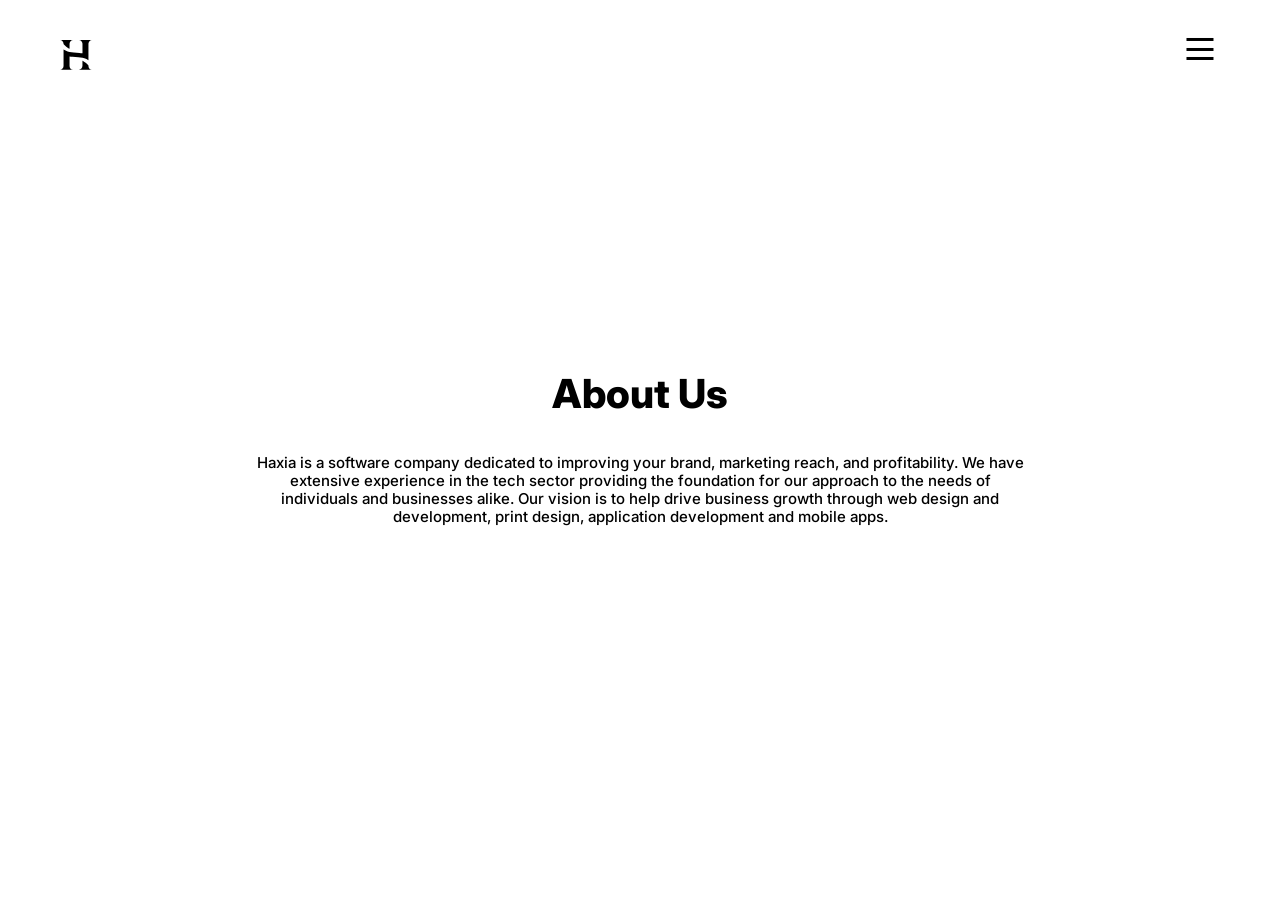
<file: about-us.html>
<!DOCTYPE html>
<html lang="en" dir="ltr">
<head>
  <meta charset="utf-8">
  <meta name="viewport" content="width=device-width, initial-scale=1">
  <title>Haxia</title>
  <link rel="stylesheet" href="styles/rest.css">
  <link rel="stylesheet" href="styles/main.css">
  <script src="https://cdnjs.cloudflare.com/ajax/libs/jquery/3.6.0/jquery.min.js" charset="utf-8"></script>
  <script src="js/script.js" charset="utf-8"></script>
</head>
<body>
  <header>

    <div class="nav-bar">
      <a href="./"><img src="assets/black-logo.svg" alt="" class="black-logo"></a>
      <div class="nav-container">
        <ul id="nav-button">
          <li></li>
          <li></li>
          <li></li>
        </ul>
      </div>
    </div>

    <input style="display: none;" type="checkbox" class="navigation_checkbox" id="nav-toggle-1">
    <input style="display: none;" type="checkbox" class="contact_checkbox" id="nav-toggle-2">
    <div id="menu_background" class="menu_background"></div>

    <div class="nav-content-wrapper">
      <div class="nav-center">
        <a class="effect-shine" href="/">Home</a>
        <a class="effect-shine" href="./#portfolio">Our Work</a>
        <a class="effect-shine" href="technologies.html">Technologies</a>
        <a class="effect-shine" href="contact-us.html">Contact Us</a>
        <a class="effect-shine" href="about-us.html">About Us</a>
      </div>

    </div>

    <div class="contact-content-wrapper">
      <div class="contact-1">
        Need our help? Shoot us a message.
      </div>
      <div class="contact-2">
        We are always looking for new ideas and exciting projects. </div>

      <div class="contact-form">

        <input type="text" name="name" placeholder="Full Name" id="name" class="form__field">
        <input type="text" name="email" placeholder="Email" id="email" class="form__field">
        <input type="text" name="country" placeholder="Country" id="country" class="form__field">
        <textarea name="message" placeholder="message" rows="1" cols="80" id="message" class="form__field form-message"></textarea>
        <div class="button-con">
          <button type="submit" name="button" id="form-button" class="form-button">Submit</button>
        </div>
      </div>

      <div class="info-con">
        <div class="info">
          Or email us at
          <a href="mailto:mail@haxia.co">contact@haxia.co</a>
        </div>

        <div class="info">
          <a href="tel:+971 58 503 7261">Instagram</a>
          -
          <a href="tel:+971 58 503 7261">Twitter</a>
        </div>
      </div>
    </div>

  </header>

  <section class="main-section about-us-section">
    <!-- <main> -->
      <div class="center">
        <h1 class="about-us-title">About Us</h1>
        <p class="about-us-article">Haxia is a software company dedicated to improving your brand, marketing reach, and profitability. We have extensive experience in the tech sector providing the foundation for our approach to the needs of individuals and businesses alike. Our vision is to help drive business growth through web design and development, print design, application development and mobile apps.</p>
      </div>
    <!-- </main> -->
  </section>
</body>

</html>
</file>
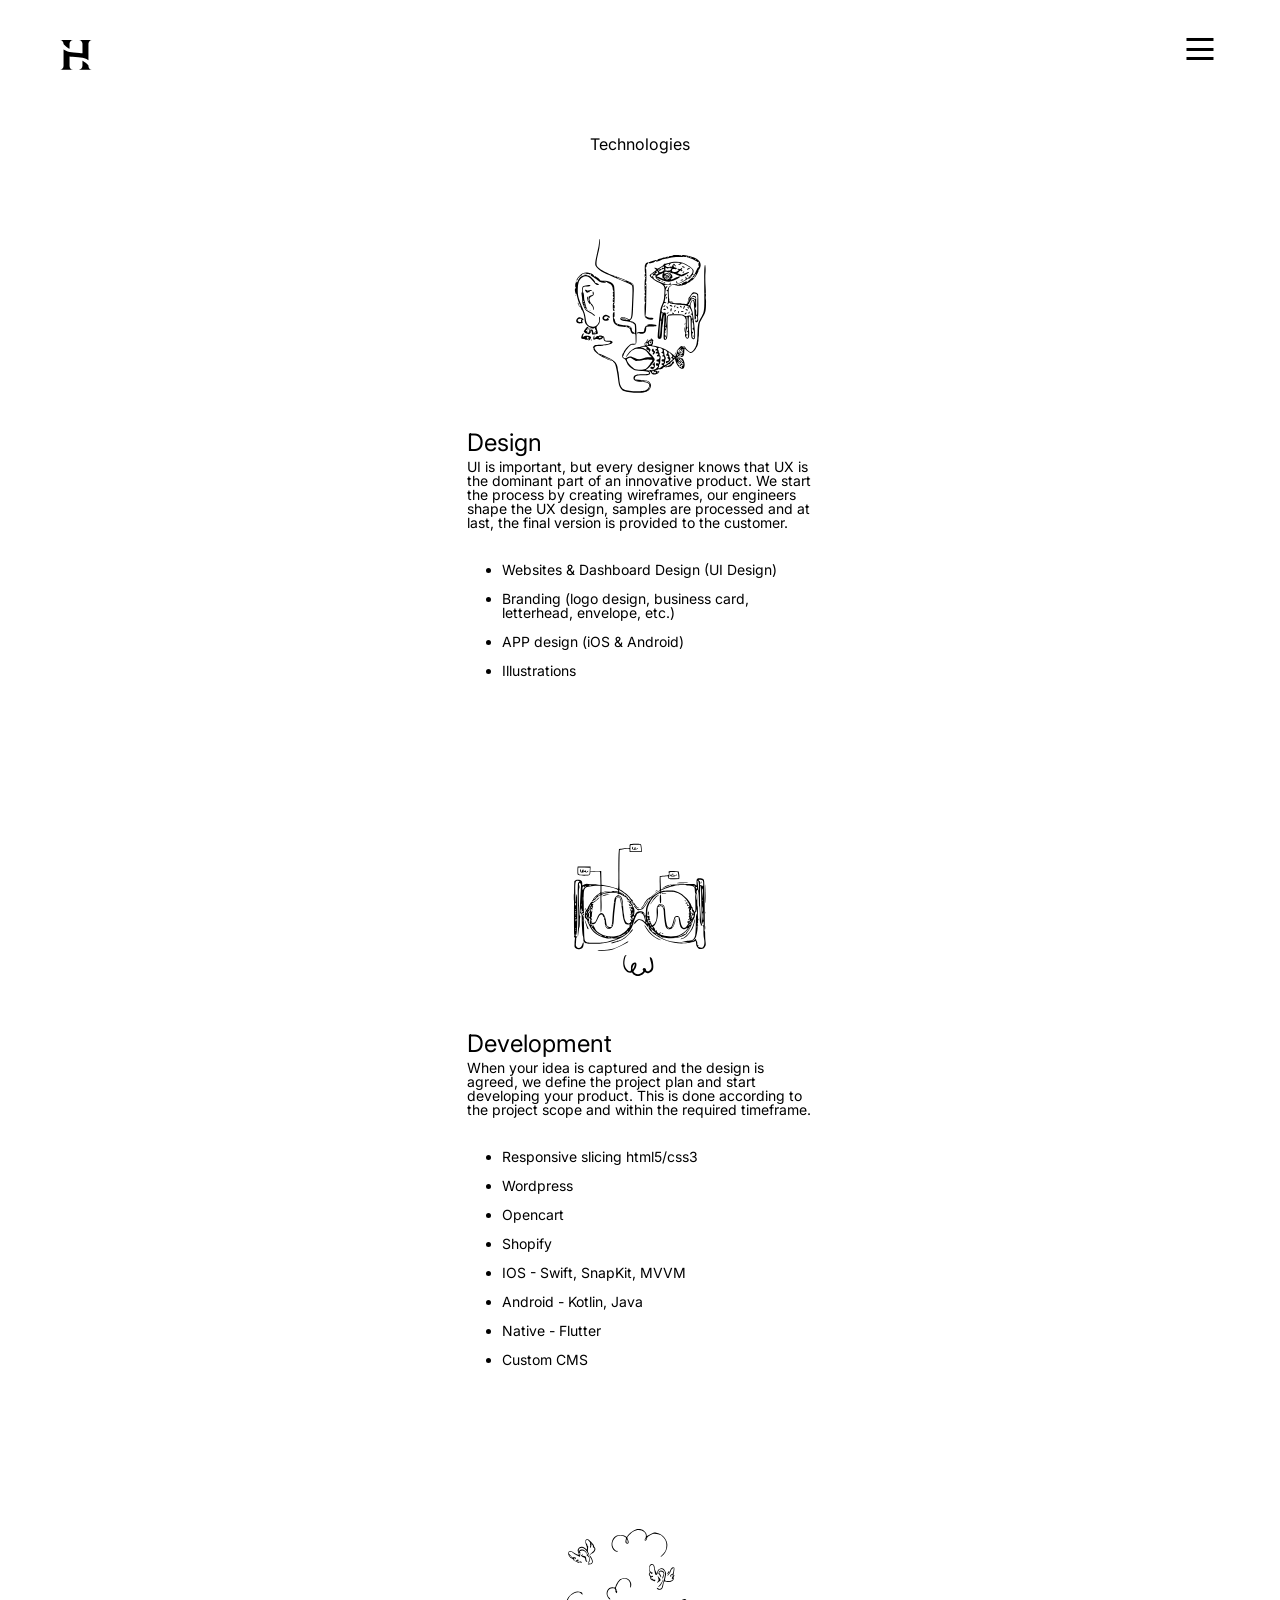
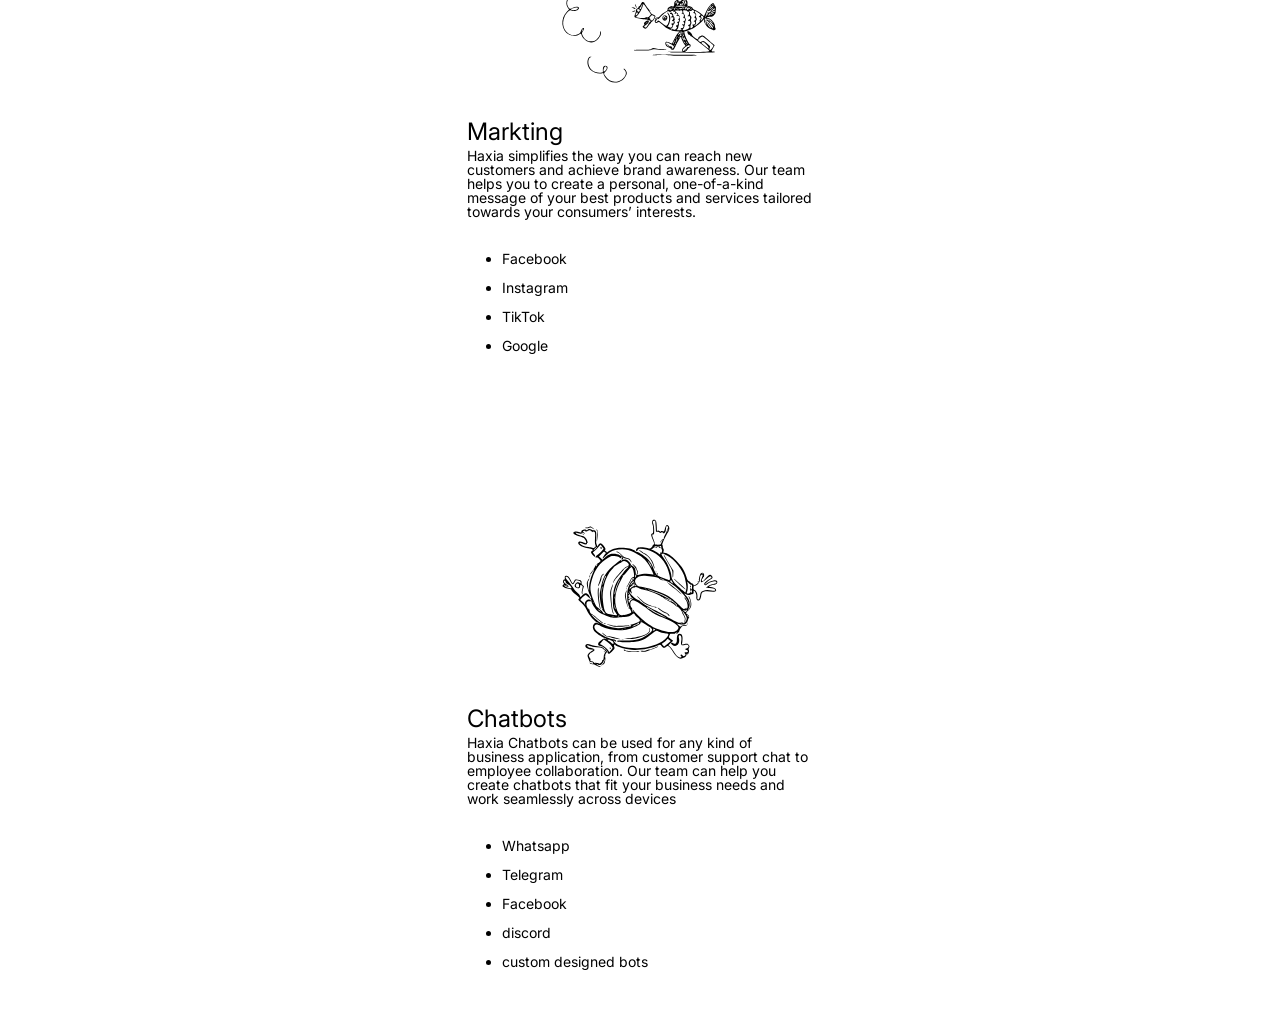
<file: technologies.html>
<!DOCTYPE html>
<html lang="en" dir="ltr">
<head>
  <meta charset="utf-8">
  <meta name="viewport" content="width=device-width, initial-scale=1">
  <title>Haxia</title>
  <link rel="stylesheet" href="styles/rest.css">
  <link rel="stylesheet" href="styles/main.css">
  <script src="https://cdnjs.cloudflare.com/ajax/libs/jquery/3.6.0/jquery.min.js" charset="utf-8"></script>
  <script src="js/script.js" charset="utf-8"></script>
</head>
<body>
  <header>
    <div class="nav-bar" style="background: white;">
      <a href="./"><img src="assets/black-logo.svg" alt="" class="black-logo"></a>
      <div class="nav-container">
        <ul id="nav-button">
          <li></li>
          <li></li>
          <li></li>
        </ul>
      </div>
    </div>

    <input style="display: none;" type="checkbox" class="navigation_checkbox" id="nav-toggle-1">
    <input style="display: none;" type="checkbox" class="contact_checkbox" id="nav-toggle-2">
    <div id="menu_background" class="menu_background"></div>

    <div class="nav-content-wrapper">
      <div class="nav-center">
        <a class="effect-shine" href="/">Home</a>
        <a class="effect-shine" href="./#portfolio">Our Work</a>
        <a class="effect-shine" href="technologies.html">Technologies</a>
        <a class="effect-shine" href="contact-us.html">Contact Us</a>
        <a class="effect-shine" href="about-us.html">About Us</a>
      </div>

    </div>

    <div class="contact-content-wrapper">
      <div class="contact-1">
        Need our help? Shoot us a message.
      </div>
      <div class="contact-2">
        We are always looking for new ideas and exciting projects. </div>

      <div class="contact-form">

        <input type="text" name="name" placeholder="Full Name" id="name" class="form__field">
        <input type="text" name="email" placeholder="Email" id="email" class="form__field">
        <input type="text" name="country" placeholder="Country" id="country" class="form__field">
        <textarea name="message" placeholder="message" rows="1" cols="80" id="message" class="form__field form-message"></textarea>
        <div class="button-con">
          <button type="submit" name="button" id="form-button" class="form-button">Submit</button>
        </div>
      </div>

      <div class="info-con">
        <div class="info">
          Or email us at
          <a href="mailto:mail@haxia.co">contact@haxia.co</a>
        </div>

        <div class="info">
          <a href="tel:+971 58 503 7261">Instagram</a>
          -
          <a href="tel:+971 58 503 7261">Twitter</a>
        </div>
      </div>
    </div>

  </header>
  <section class="tech-page-container">

    <h6>Technologies</h6>
    <div class="tech-container">
      <img src="assets/tech-1.svg" alt="" class="tech-images">
      <div class="tech-container-text">
        <h2 class="tech-titles">Design</h2>
        <p>UI is important, but every designer knows that UX is the dominant part of an innovative product. We start the process by creating wireframes, our engineers shape the UX design, samples are processed and at last, the final version is
          provided to the customer.</p>
        <ul>
          <li>Websites & Dashboard Design (UI Design)</li>
          <li>Branding (logo design, business card, letterhead, envelope, etc.)</li>
          <li>APP design (iOS & Android)</li>
          <li>Illustrations</li>
        </ul>
      </div>
    </div>

    <div style="margin-top: 60px; " class="tech-container">
      <img src="assets/tech-2.svg" alt="" class="tech-images">
      <div class="tech-container-text">
        <h2 class="tech-titles">Development</h2>
        <p>When your idea is captured and the design is agreed, we define the project plan and start developing your product. This is done according to the project scope and within the required timeframe.</p>
        <ul>
          <li>Responsive slicing html5/css3</li>
          <li>Wordpress</li>
          <li>Opencart</li>
          <li>Shopify</li>
          <li>IOS - Swift, SnapKit, MVVM</li>
          <li>Android - Kotlin, Java</li>
          <li>Native - Flutter</li>
          <li>Custom CMS</li>
        </ul>
      </div>
    </div>

    <div style="margin-top: 60px; " class="tech-container">
      <img src="assets/tech-4.svg" alt="" class="tech-images">
      <div class="tech-container-text">
        <h2 class="tech-titles">Markting</h2>
        <p>Haxia simplifies the way you can reach new customers and achieve brand awareness. Our team helps you to create a personal, one-of-a-kind message of your best products and services tailored towards your consumers’ interests.</p>
        <ul>
          <li>Facebook</li>
          <li>Instagram</li>
          <li>TikTok</li>
          <li>Google</li>
        </ul>
      </div>
    </div>

    <div style="margin-top: 60px; " class="tech-container">
      <img src="assets/tech-3.svg" alt="" class="tech-images">
      <div class="tech-container-text">
        <h2 class="tech-titles">Chatbots </h2>
        <p>Haxia Chatbots can be used for any kind of business application, from customer support chat to employee collaboration. Our team can help you create chatbots that fit your business needs and work seamlessly across devices</p>
        <ul>
          <li>Whatsapp</li>
          <li>Telegram</li>
          <li>Facebook</li>
          <li>discord</li>
          <li>custom designed bots</li>
        </ul>
      </div>
    </div>

  </section>
</body>

</html>
</file>
<file: styles/rest.css>
html, body, div, span, applet, object, iframe,
h1, h2, h3, h4, h5, h6, p, blockquote, pre,
a, abbr, acronym, address, big, cite, code,
del, dfn, em, img, ins, kbd, q, s, samp,
small, strike, strong, sub, sup, tt, var,
b, u, i, center,
dl, dt, dd, ol, ul, li,
fieldset, form, label, legend,
table, caption, tbody, tfoot, thead, tr, th, td,
article, aside, canvas, details, embed,
figure, figcaption, footer, header, hgroup,
menu, nav, output, ruby, section, summary,
time, mark, audio, video {
	margin: 0;
	padding: 0;
	border: 0;
	font-size: 100%;
	font: inherit;
	vertical-align: baseline;
}
/* HTML5 display-role reset for older browsers */
article, aside, details, figcaption, figure,
footer, header, hgroup, menu, nav, section {
	display: block;
}
body {
	line-height: 1;
}
ol, ul {
	list-style: none;
}
blockquote, q {
	quotes: none;
}
blockquote:before, blockquote:after,
q:before, q:after {
	content: '';
	content: none;
}
table {
	border-collapse: collapse;
	border-spacing: 0;
}
</file>
<file: styles/main.css>
@import url("https://fonts.googleapis.com/css2?family=Inter:wght@100;200;300;400;500;600;700;800;900&display=swap");
header {
  position: fixed;
  z-index: 1;
  width: 100%;
}
header .nav-bar {
  height: 7vh;
  padding-top: 20px;
}
header .black-logo {
  width: 1.63rem;
  z-index: 2;
  align-self: flex-start;
  float: left;
  margin-left: 30px;
}
header .nav-container {
  float: right;
  margin-top: 12px;
  margin-right: 40px;
}
header .nav-container ul {
  position: absolute;
  transform: translate(-50%, -50%);
  width: 1.63rem;
  height: 1.63rem;
  cursor: pointer;
  z-index: 4;
}
header .nav-container ul li {
  list-style: none;
  position: absolute;
  left: 5%;
  width: 90%;
  height: 3px;
  transition: 0.5s;
  background: black;
  transform: translateY(-50%) rotate(0);
  opacity: 1;
  transition: 1200ms;
}
header .nav-container ul li:nth-child(1) {
  top: 20%;
}
header .nav-container ul li:nth-child(2) {
  top: 50%;
}
header .nav-container ul li:nth-child(3) {
  top: 80%;
}
header .nav-container ul.active li:nth-child(1) {
  top: 50%;
  transform: translateY(-50%) rotate(45deg);
}
header .nav-container ul.active li:nth-child(2) {
  opacity: 0;
}
header .nav-container ul.active li:nth-child(3) {
  top: 50%;
  transform: translateY(-50%) rotate(-45deg);
}
header .nav-container ul.active li {
  background: white;
  transition: 500ms;
}
header .menu_background {
  position: fixed;
  top: 25px;
  right: 30px;
  height: 1rem;
  width: 1rem;
  border-radius: 50%;
  background: #262423;
  background-size: cover;
  background-position: center;
  z-index: 2;
  transition: all 500ms cubic-bezier(0.86, 0, 0.07, 1);
  visibility: hidden;
}
header .navigation_checkbox:checked ~ .menu_background {
  display: block;
  transform: scale(300);
  visibility: visible;
}
header .navigation_checkbox:checked ~ .qoute-button {
  width: 50%;
}
header .navigation_checkbox:checked ~ .nav-content-wrapper {
  visibility: visible;
  opacity: 1;
}
header .contact_checkbox:checked ~ .menu_background {
  display: block;
  transform: scale(300);
  visibility: visible;
}
header .thanks-massage {
  position: fixed;
  top: 0;
  right: 0;
  height: 100vh;
  opacity: 0;
  width: 0;
  visibility: hidden;
  z-index: 200;
  transition: all 1000ms cubic-bezier(0.68, -0.55, 0.265, 1.55);
  color: white;
  display: flex;
  flex-direction: column;
  justify-content: center;
  align-items: center;
}
header .thanks_checkbox:checked ~ .thanks-massage {
  width: 100%;
  visibility: visible;
  opacity: 1;
}
header .nav-content-wrapper {
  position: fixed;
  visibility: hidden;
  z-index: 3;
  width: 100vw;
  height: 100vh;
  opacity: 0;
  text-color: white;
  display: flex;
  align-items: center;
  flex-direction: column;
  transition: all 800ms cubic-bezier(0.68, -0.55, 0.265, 1.55);
}
header .nav-content-wrapper .nav-center {
  margin-top: 40%;
}
header .nav-content-wrapper .nav-center a {
  display: flex;
  flex-direction: column;
  color: white;
  font-size: 32px;
  font-weight: 800;
  text-decoration: none;
  padding: 4px;
  cursor: pointer;
}
header .nav-content-wrapper .nav-center a.effect-shine:hover {
  -webkit-mask-image: linear-gradient(-75deg, rgba(0, 0, 0, 0.4) 30%, #000 50%, rgba(0, 0, 0, 0.4) 70%);
  -webkit-mask-size: 200%;
  animation: shine 2s infinite;
}
@-webkit-keyframes shine {
  from {
    -webkit-mask-position: 150%;
  }
  to {
    -webkit-mask-position: -50%;
  }
}
header .contact-content-wrapper {
  position: fixed;
  opacity: 0;
  z-index: 5;
  width: 0;
  height: 100vh;
  text-color: white;
  visibility: hidden;
  margin-top: 5%;
  display: flex;
  flex-direction: column;
  align-items: center;
  transition: all 800ms cubic-bezier(0.68, -0.55, 0.265, 1.55);
}
header .contact-content-wrapper .contact-1 {
  color: white;
  font-size: 20px;
  font-weight: 800;
  white-space: nowrap;
}
header .contact-content-wrapper .contact-2 {
  font-size: 13px;
  margin: 10px;
  color: white;
  width: 60vw;
  text-align: center;
}
header .contact-content-wrapper .contact-form {
  width: 85%;
  display: flex;
  flex-direction: column;
  align-items: center;
  margin-top: 50px;
}
header .contact-content-wrapper .contact-form .form-button {
  width: 6.5rem;
  height: 2.25rem;
  border-width: 0;
  border-radius: 10px;
  background: #FFFFFF;
  cursor: pointer;
  font-family: "Inter", sans-serif;
  font-weight: 600;
  font-size: 11px;
  margin-top: 50px;
}
header .contact-content-wrapper .contact-form .form-button:hover {
  background: #95A09D;
  color: white;
}
header .contact-content-wrapper .contact-form .form__field {
  margin-bottom: 20px;
  height: 25px;
  font-family: inherit;
  width: 100%;
  border: 0;
  border-bottom: 2px solid #9b9b9b;
  outline: 0;
  font-size: 15px;
  color: #fff;
  padding: 2px 0;
  background: transparent;
  transition: border-color 0.2s;
}
header .contact-content-wrapper .contact-form .form__field:focus {
  padding-bottom: 6px;
  font-weight: 700;
  border-width: 3px;
  border-color: white;
  border-image-slice: 1;
}
header .contact-content-wrapper .contact-form .form-message {
  resize: none;
  margin: 0;
  height: 75px;
}
header .contact-content-wrapper .info-con {
  display: flex;
  flex-direction: column;
  align-items: center;
  margin-top: 50px;
  font-family: "Inter", sans-serif;
  color: white;
  font-size: 13px;
}
header .contact-content-wrapper .info-con .info {
  margin-top: 10px;
  font-family: "Inter", sans-serif;
}
header .contact-content-wrapper .info-con .info a {
  color: white;
}
header .contact_checkbox:checked ~ .contact-content-wrapper {
  width: 100vw;
  visibility: visible;
  opacity: 1;
}

@media only screen and (min-width: 750px) {
  header .black-logo {
    width: 2rem;
    z-index: 2;
    align-self: flex-start;
    float: left;
    margin-left: 60px;
    margin-top: 20px;
  }
  header .nav-container {
    float: right;
    margin-top: 29px;
    margin-right: 80px;
  }
  header .nav-container ul {
    position: absolute;
    transform: translate(-50%, -50%);
    width: 1.94rem;
    height: 1.94rem;
    cursor: pointer;
    z-index: 4;
  }
  header .nav-content-wrapper .nav-center {
    margin-top: 17%;
  }
}
@media only screen and (min-width: 1400px) {
  header .nav-content-wrapper .nav-center {
    margin-top: 15%;
  }
  header .nav-content-wrapper .nav-center a {
    font-size: 40px;
  }
  header .contact-content-wrapper .contact-form {
    display: grid;
    grid-template-columns: 1fr 1fr 1fr;
    width: 1117px;
    margin-top: 114px;
    position: relative;
    padding: 15px 0 0;
    grid-column-gap: 20px;
    grid-row-gap: 30px;
  }
  header .contact-content-wrapper .contact-form .form-button {
    margin-top: 10px;
  }
  header .contact-content-wrapper .contact-form .form-message {
    grid-column: 1/4;
    height: 200px;
  }
  header .contact-content-wrapper .contact-form .button-con {
    display: flex;
    justify-content: center;
    align-items: flex-end;
    grid-column: 1/4;
  }
}
@media only screen and (min-width: 2000px) {
  header .navigation_checkbox:checked ~ .menu_background {
    display: block;
    transform: scale(400);
    visibility: visible;
  }
  header .contact_checkbox:checked ~ .menu_background {
    display: block;
    transform: scale(400);
    visibility: visible;
  }
}
@media only screen and (min-width: 3100px) {
  header .navigation_checkbox:checked ~ .menu_background {
    display: block;
    transform: scale(450);
    visibility: visible;
  }
  header .contact_checkbox:checked ~ .menu_background {
    display: block;
    transform: scale(450);
    visibility: visible;
  }
}
@media only screen and (min-width: 3100px) {
  header .navigation_checkbox:checked ~ .menu_background {
    display: block;
    transform: scale(850);
    visibility: visible;
  }
  header .contact_checkbox:checked ~ .menu_background {
    display: block;
    transform: scale(850);
    visibility: visible;
  }
}
@media only screen and (min-width: 1280px) and (max-width: 1380px) and (min-height: 700px) and (max-height: 1024px) {
  header .nav-content-wrapper .nav-center {
    margin-top: 12%;
  }
  header .contact-content-wrapper .contact-1 {
    color: white;
    font-size: 18px;
    font-weight: 800;
    white-space: nowrap;
  }
  header .contact-content-wrapper .contact-2 {
    font-size: 11px;
    margin: 10px;
    color: white;
    width: 60vw;
    text-align: center;
  }
  header .contact-content-wrapper .contact-form {
    display: grid;
    grid-template-columns: 1fr 1fr 1fr;
    width: 1117px;
    margin-top: 60px;
    position: relative;
    padding: 15px 0 0;
    grid-column-gap: 20px;
    grid-row-gap: 30px;
  }
  header .contact-content-wrapper .contact-form .form-button {
    margin-top: 10px;
  }
  header .contact-content-wrapper .contact-form .form-message {
    grid-column: 1/4;
    height: 200px;
  }
  header .contact-content-wrapper .contact-form .button-con {
    display: flex;
    justify-content: center;
    align-items: flex-end;
    grid-column: 1/4;
  }
}
@media only screen and (min-width: 1000px) and (max-width: 1380px) and (min-height: 500px) and (max-height: 699px) {
  header .nav-content-wrapper .nav-center {
    margin-top: 15vh;
  }
  header .contact-content-wrapper .contact-1 {
    color: white;
    font-size: 16px;
    font-weight: 800;
    white-space: nowrap;
  }
  header .contact-content-wrapper .contact-2 {
    font-size: 9px;
    margin: 10px;
    color: white;
    width: 60vw;
    text-align: center;
  }
  header .contact-content-wrapper .contact-form {
    margin-top: 15px;
  }
  header .contact-content-wrapper .contact-form .form__field {
    height: 20px;
  }
  header .contact-content-wrapper .contact-form .form-message {
    resize: none;
    margin: 0;
    height: 75px;
  }
}
.main-logo {
  width: 5rem;
  margin-top: 55%;
}

.header-container {
  margin-top: 10px;
  display: grid;
  grid-template-columns: 1fr 1fr;
  grid-column-gap: 3px;
  font-size: 1.6rem;
  font-weight: 800;
}

.descrption-container {
  margin-top: 5px;
  text-align: center;
  font-size: 13px;
  width: 20rem;
}

.qoute-button {
  cursor: pointer;
  margin-top: 10vh;
  background-color: Black;
  color: white;
  width: 7.5rem;
  height: 6.25rem;
  display: flex;
  align-items: center;
  justify-content: center;
  border-radius: 5px;
  font-size: 11px;
  font-family: "Inter", sans-serif;
  font-weight: 600;
  z-index: 1;
}

.scrolldown-container {
  height: 90%;
  display: flex;
  flex-direction: column;
  justify-content: flex-end;
  margin-bottom: 25px;
}

@media only screen and (min-width: 750px) {
  .main-logo {
    width: 7rem;
    margin-top: 300px;
  }
  .header-container {
    font-size: 44px;
    font-weight: 800;
  }
  .descrption-container {
    width: 30rem;
    margin-top: 10px;
    text-align: center;
    font-size: 20px;
  }
  .qoute-button {
    width: 8rem;
    height: 7rem;
  }
  .scrolldown-container {
    width: 10rem;
  }
}
@media only screen and (min-width: 1400px) {
  .main-logo {
    width: 8.3rem;
    margin-top: 15%;
  }
  .header-container {
    font-size: 70px;
  }
  .descrption-container {
    width: 60rem;
    margin-top: 20px;
    font-size: 24px;
  }
  .qoute-button {
    width: 8.25rem;
  }
  .scrolldown-container {
    width: 150px;
  }
}
@media only screen and (min-width: 1280px) and (max-width: 1380px) and (min-height: 700px) and (max-height: 1024px) {
  .main-logo {
    margin-top: 15%;
  }
  .scrolldown-container {
    width: 8rem;
  }
}
@media only screen and (min-width: 1000px) and (max-width: 1380px) and (min-height: 500px) and (max-height: 699px) {
  .main-logo {
    margin-top: 25vh;
  }
  .scrolldown-container {
    width: 20vh;
  }
}
.portfolio_background {
  position: fixed;
  height: 100vh;
  width: 100vw;
  background: #262423;
  z-index: 5;
  display: none;
}

.portfolio_background-2 {
  position: fixed;
  height: 100vh;
  width: 100vw;
  background: white;
  z-index: 5;
  display: none;
}

.portfolio_checkbox:checked ~ .portfolio_background {
  display: block;
}

.portfolio_checkbox-2:checked ~ .portfolio_background-2 {
  display: block;
}

.portfolio-section h6 {
  margin-top: 100px;
  margin-bottom: 22px;
}
.portfolio-section p {
  font-size: 13px;
  font-weight: 800;
  margin-top: 0;
  margin-bottom: 50px;
}

.portfolio-content-wrapper {
  position: fixed;
  visibility: hidden;
  z-index: 65;
  width: 100vw;
  height: 100vh;
  opacity: 0;
  visibility: hidden;
  text-color: black;
  display: flex;
  align-items: center;
  flex-direction: column;
  transition: all 3000ms cubic-bezier(0.68, -0.55, 0.265, 1.55);
}
.portfolio-content-wrapper div {
  display: flex;
  align-items: center;
  flex-direction: column;
  margin-bottom: 20px;
}
.portfolio-content-wrapper div div {
  width: 80%;
  font-size: 14px;
}
.portfolio-content-wrapper div img {
  margin-top: 200px;
}
.portfolio-content-wrapper p {
  margin-top: 120px;
}
.portfolio-content-wrapper img {
  width: 38rem;
}
.portfolio-content-wrapper #portfolio-image-1 {
  display: none;
  width: 25%;
}
.portfolio-content-wrapper #portfolio-image-2 {
  display: none;
  width: 25%;
}
.portfolio-content-wrapper #portfolio-image-5 {
  display: none;
  width: 25%;
}
.portfolio-content-wrapper #portfolio-image-3 {
  display: none;
  width: 25%;
}
.portfolio-content-wrapper #portfolio-design-image-1 {
  width: 90%;
}
.portfolio-content-wrapper #portfolio-design-image-2 {
  width: 40%;
}
.portfolio-content-wrapper #portfolio-design-image-3 {
  width: 40%;
}
.portfolio-content-wrapper #portfolio-design-image-4 {
  width: 40%;
}

.projects-grid {
  display: grid;
  grid-template-columns: 1fr 1fr;
  width: 100%;
}
.projects-grid .portfolio-container {
  width: 100%;
  margin-bottom: 35px;
  display: flex;
  flex-direction: column;
  align-items: center;
  justify-content: center;
}
.projects-grid .portfolio-container img {
  width: 80%;
}
.projects-grid .portfolio-container a {
  display: inline-block;
  position: relative;
  text-decoration: none;
  color: inherit;
  margin: 15px var(--spacing, 0);
  transition: margin 0.25s;
}
.projects-grid .portfolio-container a svg {
  width: 70px;
  height: 30px;
  position: absolute;
  left: 50%;
  bottom: 0;
  transform: translate(-50%, 7px) translateZ(0);
  fill: none;
  stroke: black;
  stroke-linecap: round;
  stroke-width: 2px;
  stroke-dasharray: var(--offset, 69px) 278px;
  stroke-dashoffset: 361px;
  transition: stroke 0.25s ease var(--stroke-delay, 0s), stroke-dasharray 0.35s;
}
.projects-grid .portfolio-container a svg:hover {
  --spacing: 4px;
  --stroke: var(--line-active);
  --stroke-delay: 0.1s;
  --offset: 180px;
}

@media only screen and (min-width: 500px) {
  .portfolio-content-wrapper #portfolio-design-image-1 {
    width: 70%;
  }
  .portfolio-content-wrapper #portfolio-design-image-2 {
    width: 40%;
  }
  .portfolio-content-wrapper #portfolio-design-image-3 {
    width: 40%;
  }
  .portfolio-content-wrapper #portfolio-design-image-4 {
    width: 40%;
  }
}
@media only screen and (min-width: 600px) {
  .portfolio-content-wrapper #portfolio-design-image-1 {
    width: 70%;
  }
  .portfolio-content-wrapper #portfolio-design-image-2 {
    width: 32%;
  }
  .portfolio-content-wrapper #portfolio-design-image-3 {
    width: 32%;
  }
  .portfolio-content-wrapper #portfolio-design-image-4 {
    width: 32%;
  }
}
@media only screen and (min-width: 750px) {
  .portfolio-section h6 {
    font-size: 20px;
    font-weight: 500;
    margin-bottom: 28px;
  }
  .portfolio-section p {
    font-size: 24px;
    font-weight: 800;
    margin-top: 0;
    margin-bottom: 50px;
  }
  .portfolio-content-wrapper #portfolio-design-image-1 {
    width: 65%;
  }
}
@media only screen and (min-width: 1200px) {
  .portfolio-content-wrapper {
    flex-direction: row-reverse;
  }
}
@media only screen and (min-width: 1400px) {
  .projects-grid {
    grid-template-columns: 1fr 1fr 1fr;
    margin-top: 0;
    grid-row-gap: 40px;
  }
  .projects-grid .portfolio-container img {
    width: 25rem;
  }
  .portfolio-section h6 {
    margin-top: 80px;
  }
  .portfolio-section p {
    font-size: 26px;
  }
  .portfolio-content-wrapper div {
    width: 70%;
  }
  .portfolio-content-wrapper div img {
    width: 800px;
  }
  .portfolio-content-wrapper div div {
    width: 70%;
  }
  .portfolio-content-wrapper #portfolio-image-1 {
    width: 40%;
    display: block;
  }
  .portfolio-content-wrapper #portfolio-image-2 {
    width: 40%;
    display: block;
  }
  .portfolio-content-wrapper #portfolio-image-5 {
    width: 40%;
    display: block;
  }
  .portfolio-content-wrapper #portfolio-image-3 {
    width: 40%;
    display: block;
  }
  .portfolio-content-wrapper #portfolio-design-image-1 {
    width: 35%;
    display: block;
  }
  .portfolio-content-wrapper #portfolio-design-image-2 {
    width: 22.5%;
    display: block;
  }
  .portfolio-content-wrapper #portfolio-design-image-3 {
    width: 22.5%;
    display: block;
  }
  .portfolio-content-wrapper #portfolio-design-image-4 {
    width: 22.5%;
    display: block;
  }
}
@media only screen and (min-width: 1900px) {
  .projects-grid {
    grid-template-columns: 1fr 1fr 1fr;
    width: 75%;
    margin-top: 0;
    grid-row-gap: 40px;
  }
  .projects-grid .portfolio-container img {
    width: 25rem;
  }
}
@media only screen and (min-width: 1280px) and (max-width: 1380px) and (min-height: 700px) and (max-height: 1024px) {
  .portfolio-section h6 {
    font-size: 16px;
  }
  .portfolio-section p {
    font-size: 20px;
  }
  .portfolio-content-wrapper #portfolio-design-image-1 {
    width: 35%;
  }
  .portfolio-content-wrapper #portfolio-design-image-2 {
    width: 25%;
  }
  .portfolio-content-wrapper #portfolio-design-image-3 {
    width: 25%;
  }
  .portfolio-content-wrapper #portfolio-design-image-4 {
    width: 25%;
  }
  .projects-grid .portfolio-container img {
    width: 40%;
  }
}
@media only screen and (min-width: 1000px) and (max-width: 1380px) and (min-height: 500px) and (max-height: 699px) {
  .portfolio-section h6 {
    font-size: 12px;
    margin-bottom: 15px;
  }
  .portfolio-section p {
    font-size: 16px;
  }
  .projects-grid .portfolio-container img {
    width: 35vh;
  }
  .portfolio-content-wrapper div {
    width: 70%;
  }
  .portfolio-content-wrapper div div {
    width: 50%;
  }
  .portfolio-content-wrapper #portfolio-design-image-1 {
    width: 30%;
  }
  .portfolio-content-wrapper #portfolio-design-image-2 {
    width: 19%;
  }
  .portfolio-content-wrapper #portfolio-design-image-3 {
    width: 19%;
  }
  .portfolio-content-wrapper #portfolio-design-image-4 {
    width: 19%;
  }
}
.about-us-section {
  text-align: center;
  font-family: "Inter", sans-serif;
}
.about-us-section div {
  display: flex;
  flex-direction: column;
  align-items: center;
}
.about-us-section div p {
  width: 80%;
  text-align: center;
  font-family: "Inter", sans-serif;
  width: 80%;
  font-weight: 500;
  font-size: 15px;
  line-height: 120%;
}
.about-us-section div h1 {
  font-size: 32px;
  font-weight: 800;
  margin-bottom: 40px;
}

@media only screen and (min-width: 400px) {
  .about-us-section div h1 {
    font-size: 20px;
  }
  .about-us-section div p {
    width: 90%;
  }
}
@media only screen and (min-width: 750px) {
  .about-us-section div h1 {
    font-size: 30px;
  }
  .about-us-section div p {
    width: 60%;
  }
}
@media only screen and (min-width: 1200px) {
  .about-us-section div h1 {
    font-size: 40px;
  }
  .about-us-section div p {
    width: 60%;
  }
}
@media only screen and (min-width: 1400px) {
  .about-us-section div h1 {
    font-size: 45px;
  }
  .about-us-section div p {
    width: 60%;
  }
}
.contactus-section {
  background: #262423;
  height: 100vh;
  color: white;
  text-align: center;
}
.contactus-section h4 {
  font-size: 15px;
  padding-top: 60%;
  font-weight: 800;
}
.contactus-section h3 {
  font-size: 25px;
  margin-top: 5px;
  font-weight: 800;
}
.contactus-section .contact-button {
  cursor: pointer;
  background-color: white;
  color: black;
  width: 7.5rem;
  height: 4.5rem;
  display: flex;
  align-items: center;
  justify-content: center;
  border-radius: 5px;
  font-size: 11px;
  font-family: "Inter", sans-serif;
  font-weight: 600;
  z-index: 1;
  margin-top: 60px;
}
.contactus-section .contactus-copyright {
  width: 100%;
  height: 100%;
  display: flex;
  flex-direction: column;
  margin-bottom: 10px;
  justify-content: flex-end;
}
.contactus-section .contactus-copyright a {
  font-size: 12px;
  text-decoration: none;
  color: white;
  margin-top: 5px;
}

@media only screen and (min-width: 750px) {
  .contactus-section h4 {
    font-size: 24px;
    padding-top: 40%;
  }
  .contactus-section h3 {
    font-size: 36px;
    font-weight: 800;
  }
}
@media only screen and (min-width: 1400px) {
  .contactus-section h4 {
    padding-top: 20%;
  }
  .contactus-section h3 {
    font-size: 48px;
  }
}
@media only screen and (min-width: 1280px) and (max-width: 1380px) and (min-height: 700px) and (max-height: 1024px) {
  .contactus-section h4 {
    padding-top: 20%;
  }
}
@media only screen and (min-width: 1000px) and (max-width: 1380px) and (min-height: 500px) and (max-height: 699px) {
  .contactus-section h4 {
    padding-top: 35vh;
  }
}
.tech-page-container {
  height: auto;
}
.tech-page-container h6 {
  margin-top: 136px;
  margin-bottom: 50px;
  font-size: 16px;
}
.tech-page-container .tech-container {
  display: flex;
  flex-direction: column;
  align-items: center;
  text-align: left;
  width: 90%;
  font-size: 14px;
  margin-bottom: 50px;
}
.tech-page-container .tech-container img {
  width: 14.3rem;
}
.tech-page-container .tech-container ul {
  margin-top: 33px;
  align-self: flex-start;
  text-align: left;
  list-style: disc;
  margin-left: 20px;
}
.tech-page-container .tech-container ul li {
  margin: 15px;
}
.tech-page-container .tech-container .tech-titles {
  font-size: 24px;
  align-self: flex-start;
  margin-bottom: 5px;
}

@media only screen and (min-width: 750px) {
  .tech-container {
    flex-direction: column;
    justify-content: center;
  }
  .tech-container-text {
    flex-direction: row-reverse;
    text-align: left;
    width: 50%;
  }
}
@media only screen and (min-width: 1200px) {
  .tech-container {
    flex-direction: column;
    justify-content: center;
  }
  .tech-container-text {
    flex-direction: row-reverse;
    text-align: left;
    width: 30%;
  }
}
body,
html {
  width: 100%;
  margin: 0;
  padding: 0;
  font-family: "Inter", sans-serif;
  scroll-behavior: smooth;
}

.fp-watermark {
  display: none;
}

section {
  height: 100vh;
  display: flex;
  flex-direction: column;
  align-items: center;
  justify-content: center;
  text-align: center;
}

/*# sourceMappingURL=main.css.map */
</file>
